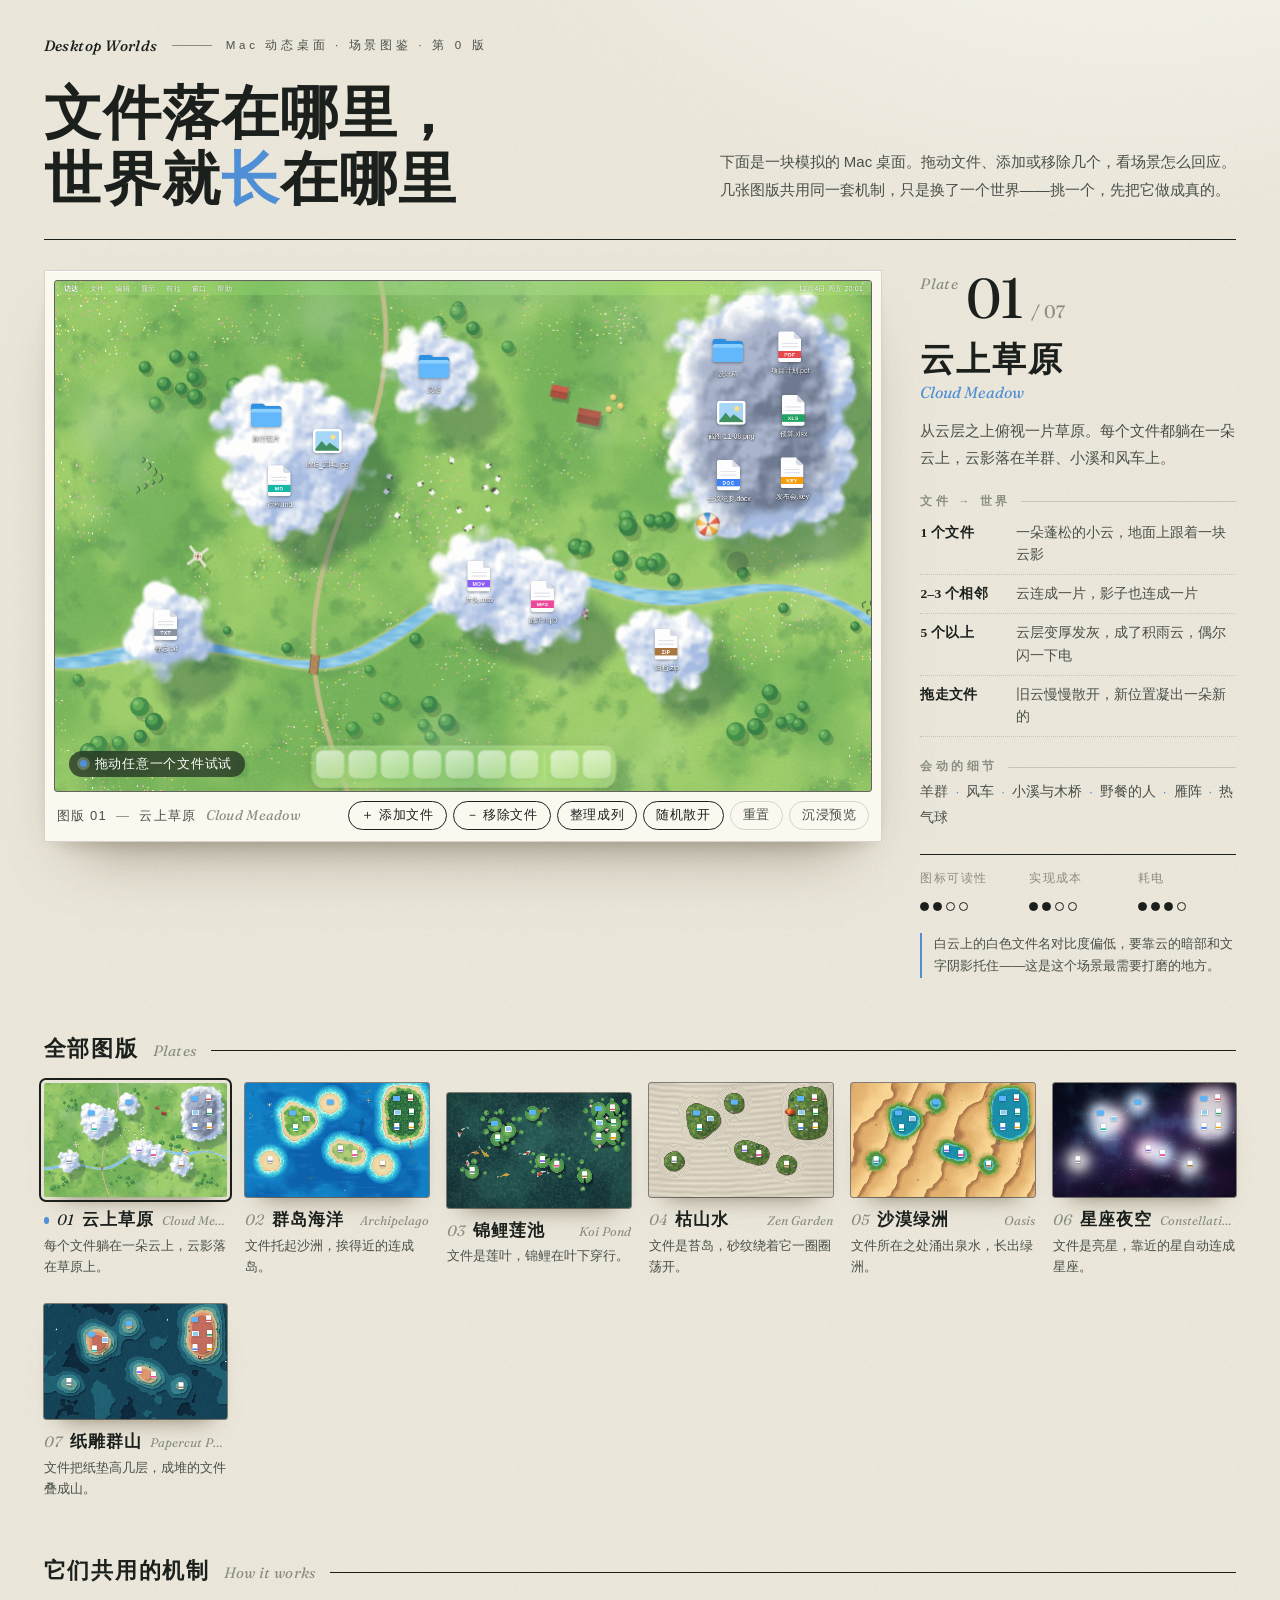
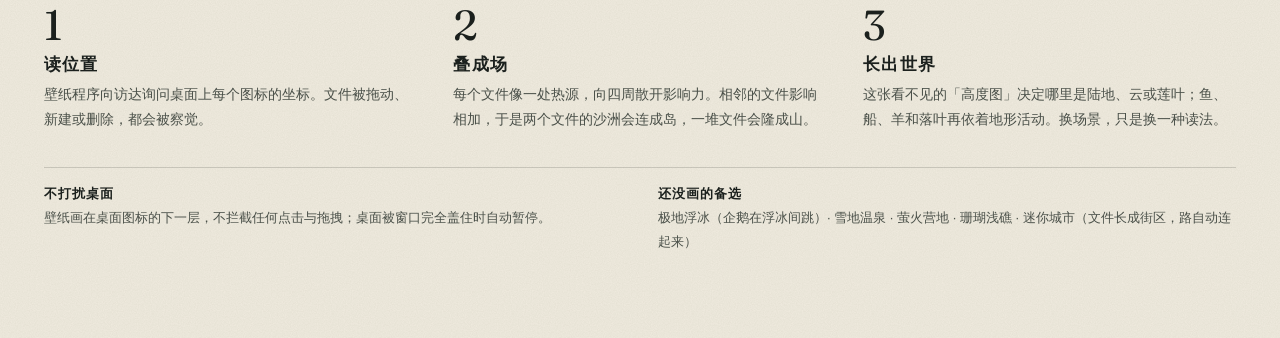
<file: scene-lab/index.html>
<!doctype html>
<html lang="zh-CN">
<head>
<meta charset="utf-8">
<meta name="viewport" content="width=device-width,initial-scale=1">
<title>动态桌面 · 场景图鉴</title>
<link rel="stylesheet" href="style.css">
<!-- 只有页面真的在前台渲染时才播放入场动画；后台加载时内容直接可见 -->
<script>requestAnimationFrame(function () { if (performance.now() < 1500) document.documentElement.classList.add('intro'); });</script>
</head>
<body>
<div class="page">

  <header class="top">
    <p class="eyebrow"><b>Desktop Worlds</b><i></i>Mac 动态桌面 · 场景图鉴 · 第 0 版</p>
    <h1>文件落在哪里，<br>世界就<span>长</span>在哪里</h1>
    <p class="lede">下面是一块模拟的 Mac 桌面。拖动文件、添加或移除几个，看场景怎么回应。几张图版共用同一套机制，只是换了一个世界——挑一个，先把它做成真的。</p>
  </header>

  <section class="hero">
    <div class="plate" id="plate">
      <div class="stage" id="stage">
        <canvas id="gl"></canvas>
        <canvas id="over"></canvas>
        <div class="world" id="world">
          <div class="menubar"><b>访达</b><span>文件</span><span>编辑</span><span>显示</span><span>前往</span><span>窗口</span><span>帮助</span><em id="clock"></em></div>
          <div class="icons" id="icons"></div>
          <div class="dock"><i></i><i></i><i></i><i></i><i></i><i></i><i></i><i class="sep"></i><i></i><i></i></div>
        </div>
        <div class="hint" id="hint">拖动任意一个文件试试</div>
      </div>
      <div class="plate-foot">
        <div class="caption" id="caption"></div>
        <div class="tools" id="tools">
          <button data-act="add">＋ 添加文件</button>
          <button data-act="remove">－ 移除文件</button>
          <button data-act="tidy">整理成列</button>
          <button data-act="scatter">随机散开</button>
          <button data-act="reset" class="quiet">重置</button>
          <button data-act="theater" class="quiet" id="theaterBtn">沉浸预览</button>
        </div>
      </div>
    </div>
    <aside class="info" id="info"></aside>
  </section>

  <h2 class="sec">全部图版<small>Plates</small></h2>
  <section class="cards" id="cards"></section>

  <h2 class="sec">它们共用的机制<small>How it works</small></h2>
  <section class="how">
    <div><span class="k">1</span><h4>读位置</h4><p>壁纸程序向访达询问桌面上每个图标的坐标。文件被拖动、新建或删除，都会被察觉。</p></div>
    <div><span class="k">2</span><h4>叠成场</h4><p>每个文件像一处热源，向四周散开影响力。相邻的文件影响相加，于是两个文件的沙洲会连成岛，一堆文件会隆成山。</p></div>
    <div><span class="k">3</span><h4>长出世界</h4><p>这张看不见的「高度图」决定哪里是陆地、云或莲叶；鱼、船、羊和落叶再依着地形活动。换场景，只是换一种读法。</p></div>
  </section>
  <section class="foot">
    <p><b>不打扰桌面</b>壁纸画在桌面图标的下一层，不拦截任何点击与拖拽；桌面被窗口完全盖住时自动暂停。</p>
    <p><b>还没画的备选</b>极地浮冰（企鹅在浮冰间跳）· 雪地温泉 · 萤火营地 · 珊瑚浅礁 · 迷你城市（文件长成街区，路自动连起来）</p>
  </section>

</div>
<pre id="err"></pre>

<script src="engine.js"></script>
<script src="scenes/clouds.js"></script>
<script src="scenes/ocean.js"></script>
<script src="scenes/pond.js"></script>
<script src="scenes/zen.js"></script>
<script src="scenes/oasis.js"></script>
<script src="scenes/stars.js"></script>
<script src="scenes/paper.js"></script>
<script src="app.js"></script>
</body>
</html>
</file>
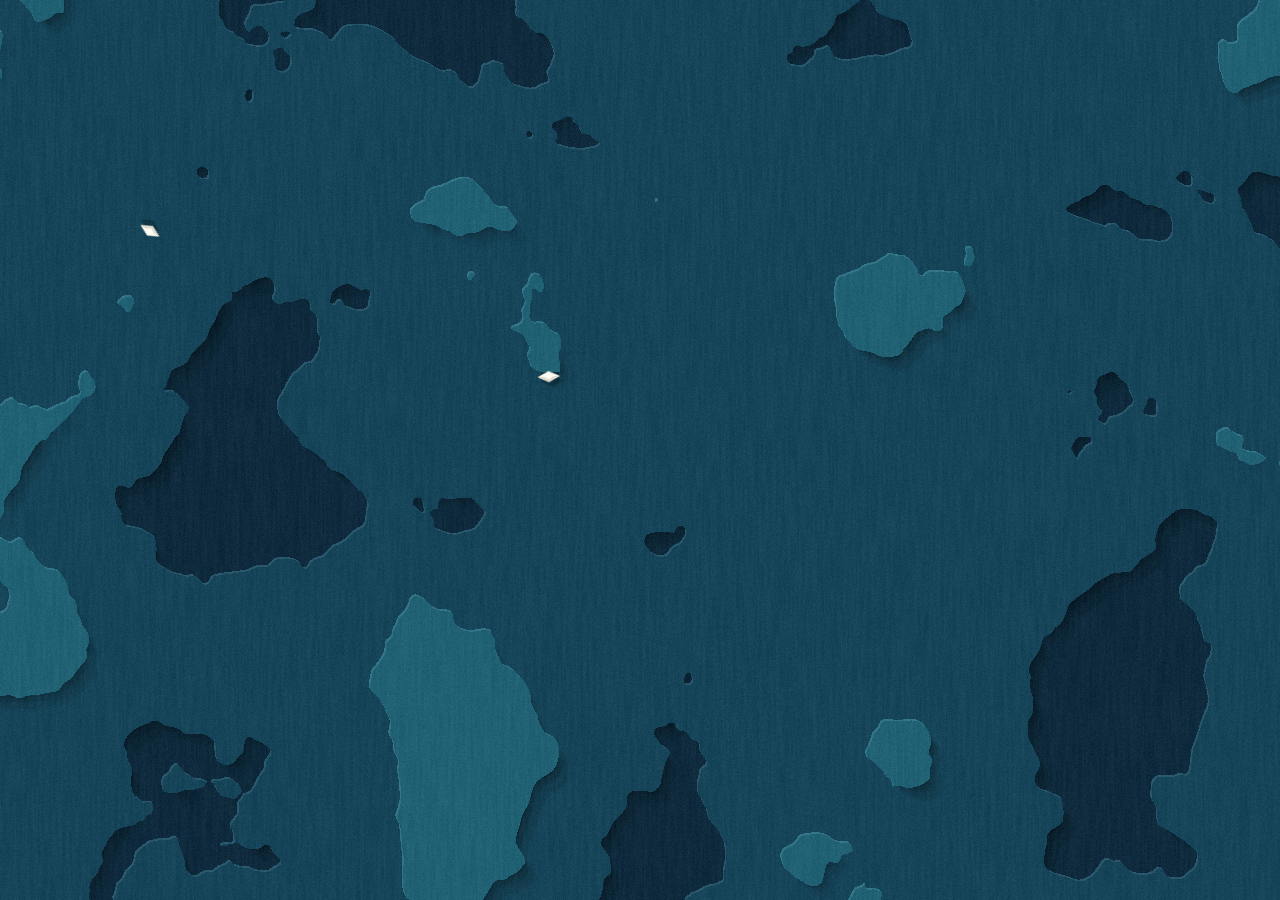
<file: scene-lab/wallpaper.html>
<!doctype html>
<html lang="zh-CN">
<head>
<meta charset="utf-8">
<title>桌面世界 · 壁纸</title>
<style>
  html, body { margin: 0; width: 100%; height: 100%; overflow: hidden; background: #0e2a3a; }
  #gl, #over { position: fixed; left: 0; top: 0; width: 100vw; height: 100vh; display: block; }
  #over { pointer-events: none; display: none; }

  /* 图层：纸鹤、纸船、装饰、纸屑各是一小块合成层，只靠 transform / opacity 变化，由系统合成器驱动 */
  .host { position: fixed; left: 0; top: 0; width: 100vw; height: 100vh; overflow: hidden; pointer-events: none; }
  .sp { position: absolute; left: 0; top: 0; will-change: transform; transition: opacity .5s ease; }
  .part { position: absolute; left: 0; top: 0; width: 100%; height: 100%; will-change: transform; }
  .part canvas { display: block; width: 100%; height: 100%; }
  .flap { animation: flap 1.05s ease-in-out infinite alternate; }
  @keyframes flap { from { transform: scaleY(1); } to { transform: scaleY(.44); } }
  .bit { position: absolute; left: 0; top: 0; margin: -3px 0 0 -4px; will-change: transform, opacity; clip-path: polygon(50% 0, 100% 50%, 50% 100%, 0 50%); }
  body.paused .flap { animation-play-state: paused; }
</style>
</head>
<body>
<canvas id="gl"></canvas>
<div id="ground" class="host"></div>
<div id="sky" class="host"></div>
<canvas id="over"></canvas>
<!-- 世界 = 这块屏幕的点数尺寸；真实桌面的图标可能很多，发射源上限放宽 -->
<script>window.DD_WORLD = { w: window.innerWidth || screen.width, h: window.innerHeight || screen.height, maxn: 128 };</script>
<script src="engine.js"></script>
<script src="scenes/paper.js"></script>
<script src="wall.js"></script>
</body>
</html>
</file>
<file: scene-lab/style.css>
@import url('https://fonts.googleapis.com/css2?family=Fraunces:ital,opsz,wght@0,9..144,400;0,9..144,600;1,9..144,400;1,9..144,500&display=swap');

:root {
  --paper: #f1ecdf;
  --paper-hi: #fbf8f0;
  --ink: #1b201d;
  --ink-2: #4a5049;
  --ink-3: #8a8d82;
  --rule: rgba(27, 32, 29, .17);
  --accent: #2b8fa3;
  --serif: "Songti SC", "Noto Serif SC", "Source Han Serif SC", "STSong", serif;
  --sans: "PingFang SC", "Hiragino Sans GB", "Microsoft YaHei", sans-serif;
  --latin: "Fraunces", "Iowan Old Style", "Palatino", Georgia, serif;
  --ease: cubic-bezier(.2, .8, .2, 1);
}

* { box-sizing: border-box; }
html { background: var(--paper); }
body {
  margin: 0;
  color: var(--ink);
  font: 15px/1.7 var(--sans);
  -webkit-font-smoothing: antialiased;
  background:
    radial-gradient(1100px 620px at 88% -8%, rgba(255, 255, 255, .6), transparent 62%),
    url("data:image/svg+xml;utf8,<svg xmlns='http://www.w3.org/2000/svg' width='180' height='180'><filter id='n'><feTurbulence type='fractalNoise' baseFrequency='.85' numOctaves='2' stitchTiles='stitch'/><feColorMatrix values='0 0 0 0 0  0 0 0 0 0  0 0 0 0 0  0 0 0 .055 0'/></filter><rect width='100%' height='100%' filter='url(%23n)'/></svg>"),
    var(--paper);
}
.page { max-width: 1480px; margin: 0 auto; padding: clamp(22px, 3vw, 48px) clamp(16px, 3.4vw, 56px) 84px; }

@keyframes rise { from { opacity: 0; transform: translateY(14px); } to { opacity: 1; transform: none; } }

/* ------------------------------------------------------------ 页眉 */
.top {
  display: grid; grid-template-columns: minmax(0, 1.2fr) minmax(0, 1fr); gap: 20px 56px; align-items: end;
  padding-bottom: 26px; margin-bottom: 30px; border-bottom: 1px solid var(--ink);
}
.intro .top > * { animation: rise .8s var(--ease) both; }
.intro .top h1 { animation-delay: .05s; }
.intro .top .lede { animation-delay: .12s; }
.eyebrow {
  grid-column: 1 / -1; margin: 0 0 8px; display: flex; align-items: center; gap: 14px;
  font: 500 11.5px/1 var(--sans); letter-spacing: .32em; color: var(--ink-2);
}
.eyebrow b { font: italic 500 15px/1 var(--latin); letter-spacing: .03em; color: var(--ink); }
.eyebrow i { flex: 0 0 40px; height: 1px; background: var(--ink-3); }
h1 { margin: 0; font: 900 clamp(30px, 4.5vw, 64px)/1.14 var(--serif); letter-spacing: .02em; }
h1 span { color: var(--accent); transition: color .7s; }
.lede { margin: 0 0 8px; max-width: 43em; color: var(--ink-2); font-size: 15px; line-height: 1.9; }

/* ------------------------------------------------------------ 主图版 */
.hero { display: grid; grid-template-columns: minmax(0, 1fr) 316px; gap: 38px; align-items: start; }
.plate {
  position: relative; padding: 10px 10px 0; background: var(--paper-hi); border: 1px solid var(--rule);
  box-shadow: 0 1px 0 #fff inset, 0 36px 60px -36px rgba(52, 40, 16, .5), 0 10px 22px -14px rgba(52, 40, 16, .3);
}
.intro .plate { animation: rise .9s var(--ease) .16s both; }
.stage {
  position: relative; aspect-ratio: 16 / 10; overflow: hidden; background: #16242c;
  outline: 1px solid rgba(0, 0, 0, .6); border-radius: 2px; user-select: none; -webkit-user-select: none;
}
.stage canvas { position: absolute; inset: 0; width: 100%; height: 100%; display: block; }
#over { pointer-events: none; }
.world { position: absolute; left: 0; top: 0; width: 1440px; height: 900px; transform-origin: 0 0; transform: scale(var(--u, 1)); }

.menubar {
  position: absolute; left: 0; right: 0; top: 0; height: 25px; padding: 0 16px;
  display: flex; align-items: center; gap: 19px; pointer-events: none;
  font: 500 13px/1 -apple-system, "PingFang SC", sans-serif; color: #fff; text-shadow: 0 0 3px rgba(0, 0, 0, .4);
  background: rgba(255, 255, 255, .15);
  -webkit-backdrop-filter: blur(18px) saturate(1.5); backdrop-filter: blur(18px) saturate(1.5);
}
.menubar b { font-weight: 700; }
.menubar em { margin-left: auto; font-style: normal; font-variant-numeric: tabular-nums; }
.dock {
  position: absolute; left: 50%; bottom: 7px; transform: translateX(-50%);
  display: flex; gap: 7px; padding: 7px; border-radius: 22px; pointer-events: none;
  background: rgba(255, 255, 255, .2); border: 1px solid rgba(255, 255, 255, .28);
  -webkit-backdrop-filter: blur(22px) saturate(1.4); backdrop-filter: blur(22px) saturate(1.4);
  box-shadow: 0 10px 30px rgba(0, 0, 0, .18);
}
.dock i { width: 50px; height: 50px; border-radius: 12.5px; background: linear-gradient(160deg, rgba(255, 255, 255, .62), rgba(255, 255, 255, .26)); box-shadow: 0 1px 2px rgba(0, 0, 0, .18); }
.dock i.sep { width: 1px; margin: 4px 3px; border-radius: 0; background: rgba(255, 255, 255, .42); box-shadow: none; }

.icons { position: absolute; inset: 0; }
.icon { position: absolute; left: 0; top: 0; width: 100px; height: 100px; cursor: grab; touch-action: none; transition: opacity .5s; will-change: transform; }
.intro .icon { opacity: 0; }
.intro .icon.in { opacity: 1; }
.icon .glyph { width: 64px; height: 64px; margin: 4px auto 0; border-radius: 8px; transition: transform .18s var(--ease), filter .18s; filter: drop-shadow(0 2px 2.5px rgba(0, 0, 0, .34)); }
.icon svg { display: block; width: 100%; height: 100%; pointer-events: none; }
.icon .label { margin-top: 3px; text-align: center; white-space: nowrap; font: 500 12px/1.3 -apple-system, "PingFang SC", sans-serif; color: #fff; text-shadow: 0 1px 2px rgba(0, 0, 0, .82), 0 0 5px rgba(0, 0, 0, .45); }
.icon .label span { padding: 1px 5px; border-radius: 4px; }
.icon.sel .glyph { background: rgba(0, 0, 0, .2); box-shadow: 0 0 0 1px rgba(255, 255, 255, .3); }
.icon.sel .label span { background: #2a7bf6; text-shadow: none; }
.icon.drag { z-index: 9; cursor: grabbing; }
.icon.drag .glyph { transform: translateY(-5px) scale(1.07); filter: drop-shadow(0 12px 9px rgba(0, 0, 0, .32)); }

.hint {
  position: absolute; left: 14px; bottom: 14px; padding: 7px 13px 7px 11px; border-radius: 999px; pointer-events: none;
  font: 500 12.5px/1 var(--sans); letter-spacing: .06em; color: #fff; background: rgba(15, 20, 22, .62);
  -webkit-backdrop-filter: blur(10px); backdrop-filter: blur(10px);
  transition: opacity .6s, transform .6s var(--ease);
}
.intro .hint { animation: rise .8s var(--ease) 1.4s both; }
.hint::before { content: ""; display: inline-block; width: 7px; height: 7px; margin-right: 8px; border-radius: 50%; background: var(--accent); box-shadow: 0 0 0 3px rgba(255, 255, 255, .22); vertical-align: 1px; }
.hint.gone { opacity: 0 !important; transform: translateY(8px); animation: none; }

.plate-foot { display: flex; align-items: center; flex-wrap: wrap; gap: 10px; padding: 10px 2px 11px; }
.caption { margin-right: auto; display: flex; align-items: baseline; gap: 9px; white-space: nowrap; font-size: 13px; letter-spacing: .1em; color: var(--ink-2); }
.caption i { font-style: normal; color: var(--ink-3); }
.caption em { font: italic 400 14px var(--latin); letter-spacing: .02em; color: var(--ink-3); }
.tools { display: flex; flex-wrap: wrap; gap: 6px; }
.tools button {
  appearance: none; -webkit-appearance: none; border: 1px solid var(--ink); background: transparent; color: var(--ink);
  font: 500 12.5px/1 var(--sans); letter-spacing: .05em; padding: 7px 12px; border-radius: 999px; cursor: pointer;
  transition: background .18s, color .18s, transform .18s;
}
.tools button:hover { background: var(--ink); color: var(--paper-hi); }
.tools button:active { transform: translateY(1px); }
.tools button.quiet { border-color: var(--rule); color: var(--ink-2); }
.tools button.quiet:hover { border-color: var(--ink); color: var(--paper-hi); }

/* 沉浸预览：把图版铺满窗口 */
body.theater { overflow: hidden; }
body.theater .plate { position: fixed; inset: 0; z-index: 100; display: grid; place-items: center; padding: 0; border: 0; background: #050607; animation: none; }
body.theater .stage { width: min(100vw, calc(100vh * 1.6)); outline: 0; border-radius: 0; }
body.theater .plate-foot { position: fixed; left: 50%; bottom: 12px; z-index: 101; transform: translateX(-50%); padding: 6px 8px; border-radius: 999px; background: rgba(20, 22, 24, .7); -webkit-backdrop-filter: blur(14px); backdrop-filter: blur(14px); flex-wrap: nowrap; }
body.theater .caption { display: none; }
body.theater .tools { flex-wrap: nowrap; }
body.theater .tools button { border-color: rgba(255, 255, 255, .3); color: #fff; white-space: nowrap; }
body.theater .tools button:hover { background: #fff; color: #111; }

/* ------------------------------------------------------------ 图版说明 */
.intro .info { animation: rise .9s var(--ease) .26s both; }
.info.swap .i-a > *, .info.swap .i-b > * { animation: rise .5s var(--ease) both; }
.info.swap .i-a > :nth-child(2) { animation-delay: .04s; }
.info.swap .i-a > :nth-child(3) { animation-delay: .08s; }
.info.swap .i-a > :nth-child(4) { animation-delay: .12s; }
.info.swap .i-b > :nth-child(1), .info.swap .i-b > :nth-child(2) { animation-delay: .16s; }
.info.swap .i-b > :nth-child(3), .info.swap .i-b > :nth-child(4) { animation-delay: .22s; }
.info.swap .i-b > :nth-child(5) { animation-delay: .28s; }
.no { display: flex; align-items: baseline; gap: 8px; font: 400 56px/1 var(--latin); letter-spacing: -.02em; }
.no span { align-self: flex-start; font: italic 400 15px/1 var(--latin); letter-spacing: .02em; color: var(--ink-3); margin-top: 6px; }
.no em { font: 400 18px/1 var(--latin); color: var(--ink-3); letter-spacing: 0; }
.info h2 { margin: 14px 0 0; font: 900 34px/1.15 var(--serif); letter-spacing: .05em; }
.info .en { margin-top: 3px; font: italic 400 16px/1.3 var(--latin); color: var(--accent); transition: color .5s; }
.info .tag { margin: 14px 0 0; font-size: 15px; line-height: 1.85; color: var(--ink-2); }
.info h3 { display: flex; align-items: center; gap: 10px; margin: 24px 0 6px; font: 600 11.5px/1 var(--sans); letter-spacing: .3em; color: var(--ink-3); }
.info h3::after { content: ""; flex: 1; height: 1px; background: var(--rule); }
.rules { list-style: none; margin: 0; padding: 0; }
.rules li { display: grid; grid-template-columns: 84px 1fr; gap: 12px; padding: 8px 0; border-bottom: 1px dotted var(--rule); font-size: 13.5px; line-height: 1.65; }
.rules b { font: 700 13.5px/1.65 var(--serif); letter-spacing: .02em; }
.rules span { color: var(--ink-2); }
.life { margin: 0; font-size: 13.5px; line-height: 1.95; color: var(--ink-2); }
.life i { margin: 0 7px; font-style: normal; color: var(--accent); }
.meta { display: grid; grid-template-columns: repeat(3, 1fr); gap: 10px; margin: 22px 0 0; padding-top: 14px; border-top: 1px solid var(--ink); }
.meta dt { font-size: 11.5px; letter-spacing: .12em; color: var(--ink-3); }
.meta dd { margin: 5px 0 0; }
.dots { display: inline-flex; gap: 4px; }
.dots b { width: 9px; height: 9px; border-radius: 50%; border: 1px solid var(--ink); }
.dots b.f { background: var(--ink); }
.note { margin: 14px 0 0; padding-left: 12px; border-left: 2px solid var(--accent); font-size: 13px; line-height: 1.75; color: var(--ink-2); }

/* ------------------------------------------------------------ 全部图版 */
.sec { display: flex; align-items: baseline; gap: 14px; margin: 58px 0 20px; font: 900 22px/1.2 var(--serif); letter-spacing: .08em; }
.sec small { font: italic 400 15px/1 var(--latin); letter-spacing: .02em; color: var(--ink-3); }
.sec::after { content: ""; flex: 1; height: 1px; background: var(--ink); transform: translateY(-5px); }
.cards { display: grid; grid-template-columns: repeat(auto-fill, minmax(176px, 1fr)); gap: 26px 18px; }
.card { appearance: none; -webkit-appearance: none; position: relative; padding: 0; border: 0; background: none; color: inherit; font: inherit; text-align: left; cursor: pointer; }
.intro .card { animation: rise .8s var(--ease) both; animation-delay: calc(.34s + var(--i, 0) * 70ms); }
.card canvas { display: block; width: 100%; aspect-ratio: 16 / 10; border-radius: 2px; background: #cdd3d2; outline: 1px solid rgba(0, 0, 0, .45); box-shadow: 0 16px 22px -17px rgba(52, 40, 16, .6); transition: transform .28s var(--ease), box-shadow .28s; }
.card:hover canvas { transform: translateY(-4px); box-shadow: 0 24px 28px -19px rgba(52, 40, 16, .62); }
.card.on canvas { outline: 2px solid var(--ink); outline-offset: 3px; }
.card .row { display: flex; align-items: baseline; gap: 8px; margin-top: 13px; }
.card .n { font: italic 400 15px/1 var(--latin); color: var(--ink-3); }
.card .row { min-width: 0; }
.card b { font: 900 17px/1.2 var(--serif); letter-spacing: .06em; white-space: nowrap; }
.card .e { margin-left: auto; min-width: 0; overflow: hidden; text-overflow: ellipsis; font: italic 400 12.5px/1.2 var(--latin); color: var(--ink-3); white-space: nowrap; }
.card p { margin: 5px 0 0; font-size: 12.5px; line-height: 1.7; color: var(--ink-2); }
.card.on .n { color: var(--ink); }
.card.on .row::before { content: ""; align-self: center; width: 7px; height: 7px; border-radius: 50%; background: var(--accent); }

/* ------------------------------------------------------------ 机制 */
.how { display: grid; grid-template-columns: repeat(3, 1fr); gap: 0 36px; }
.how .k { display: block; font: 400 42px/1 var(--latin); }
.how h4 { margin: 8px 0 6px; font: 900 17px/1.3 var(--serif); letter-spacing: .08em; }
.how p { margin: 0; font-size: 13.5px; line-height: 1.85; color: var(--ink-2); }
.foot { display: grid; grid-template-columns: 1fr 1fr; gap: 36px; margin-top: 34px; padding-top: 16px; border-top: 1px solid var(--rule); font-size: 13px; line-height: 1.85; color: var(--ink-2); }
.foot p { margin: 0; }
.foot b { display: block; margin-bottom: 2px; font: 700 13px/1.6 var(--serif); letter-spacing: .08em; color: var(--ink); }

#err { display: none; position: fixed; left: 12px; right: 12px; bottom: 12px; z-index: 999; margin: 0; max-height: 40vh; overflow: auto; padding: 12px 14px; border-radius: 8px; background: #2a1010; color: #ffb9b0; font: 12px/1.5 ui-monospace, Menlo, monospace; white-space: pre-wrap; }

/* ------------------------------------------------------------ 窄屏 */
@media (max-width: 1080px) {
  .top { grid-template-columns: 1fr; }
  .hero { grid-template-columns: 1fr; gap: 30px; }
  .info { display: grid; grid-template-columns: minmax(0, .8fr) minmax(0, 1fr); gap: 0 40px; }
  .info .i-b h3:first-child { margin-top: 8px; }
}
@media (max-width: 680px) {
  .info { display: block; }
  .how { grid-template-columns: 1fr; gap: 22px; }
  .foot { grid-template-columns: 1fr; gap: 18px; }
  .caption { width: 100%; }
}
@media (prefers-reduced-motion: reduce) {
  * { animation-duration: .01s !important; animation-delay: 0s !important; }
}

/* 「整理 / 散开」时图标滑到新位置 */
.icon.fly { transition: transform .62s cubic-bezier(.2, .8, .2, 1), opacity .5s; }
</file>
